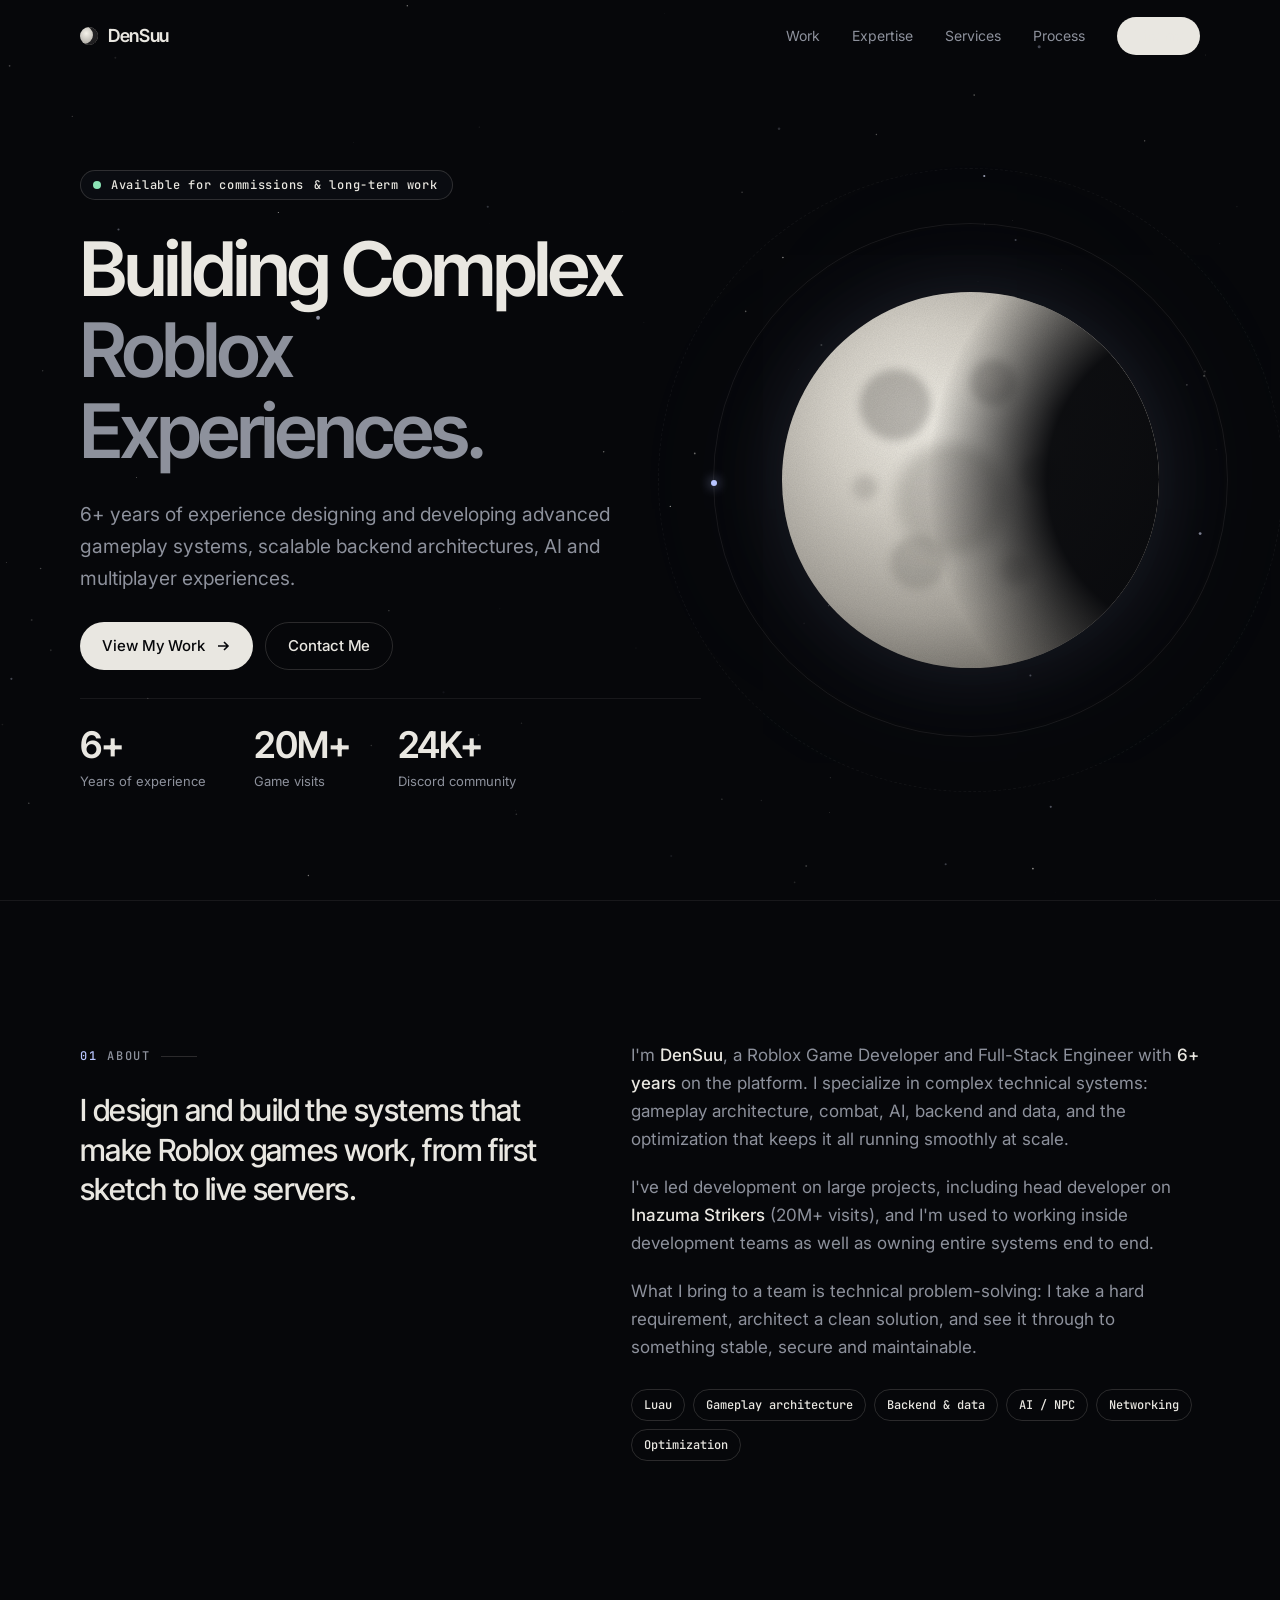
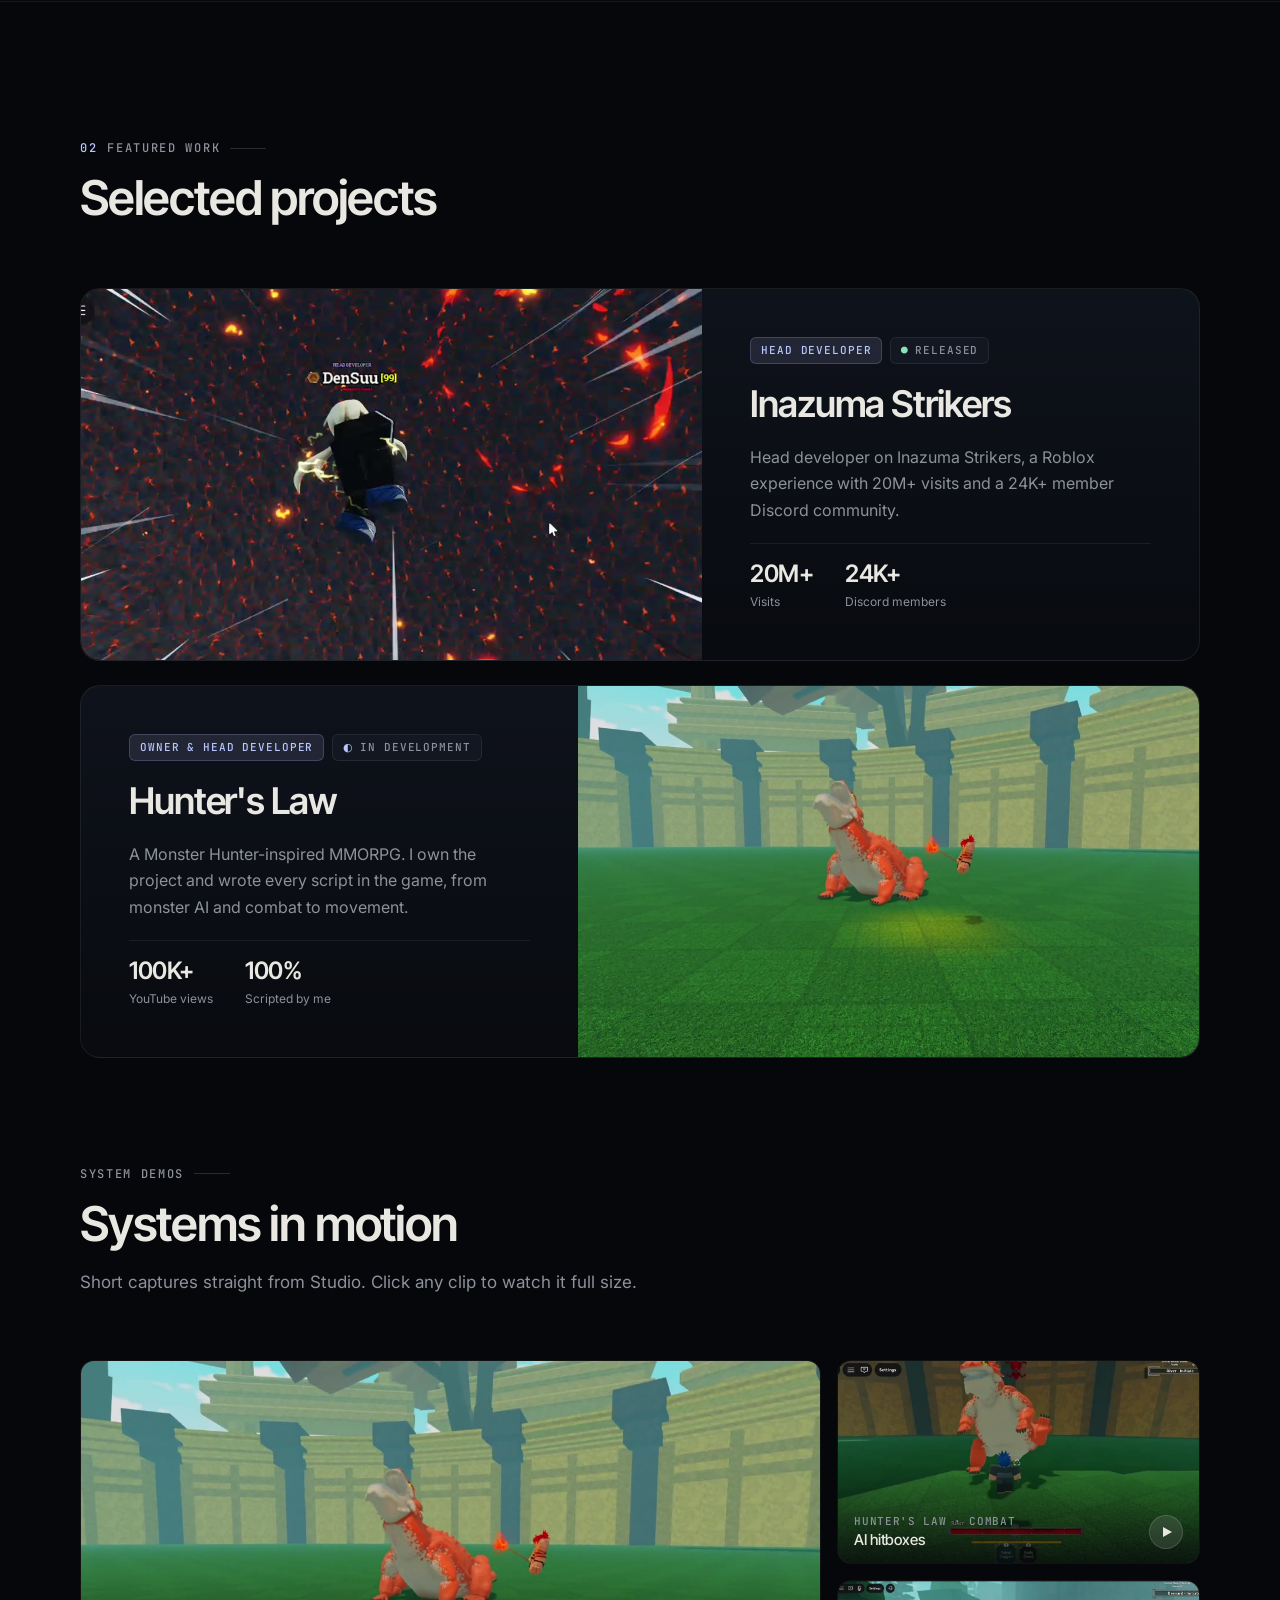
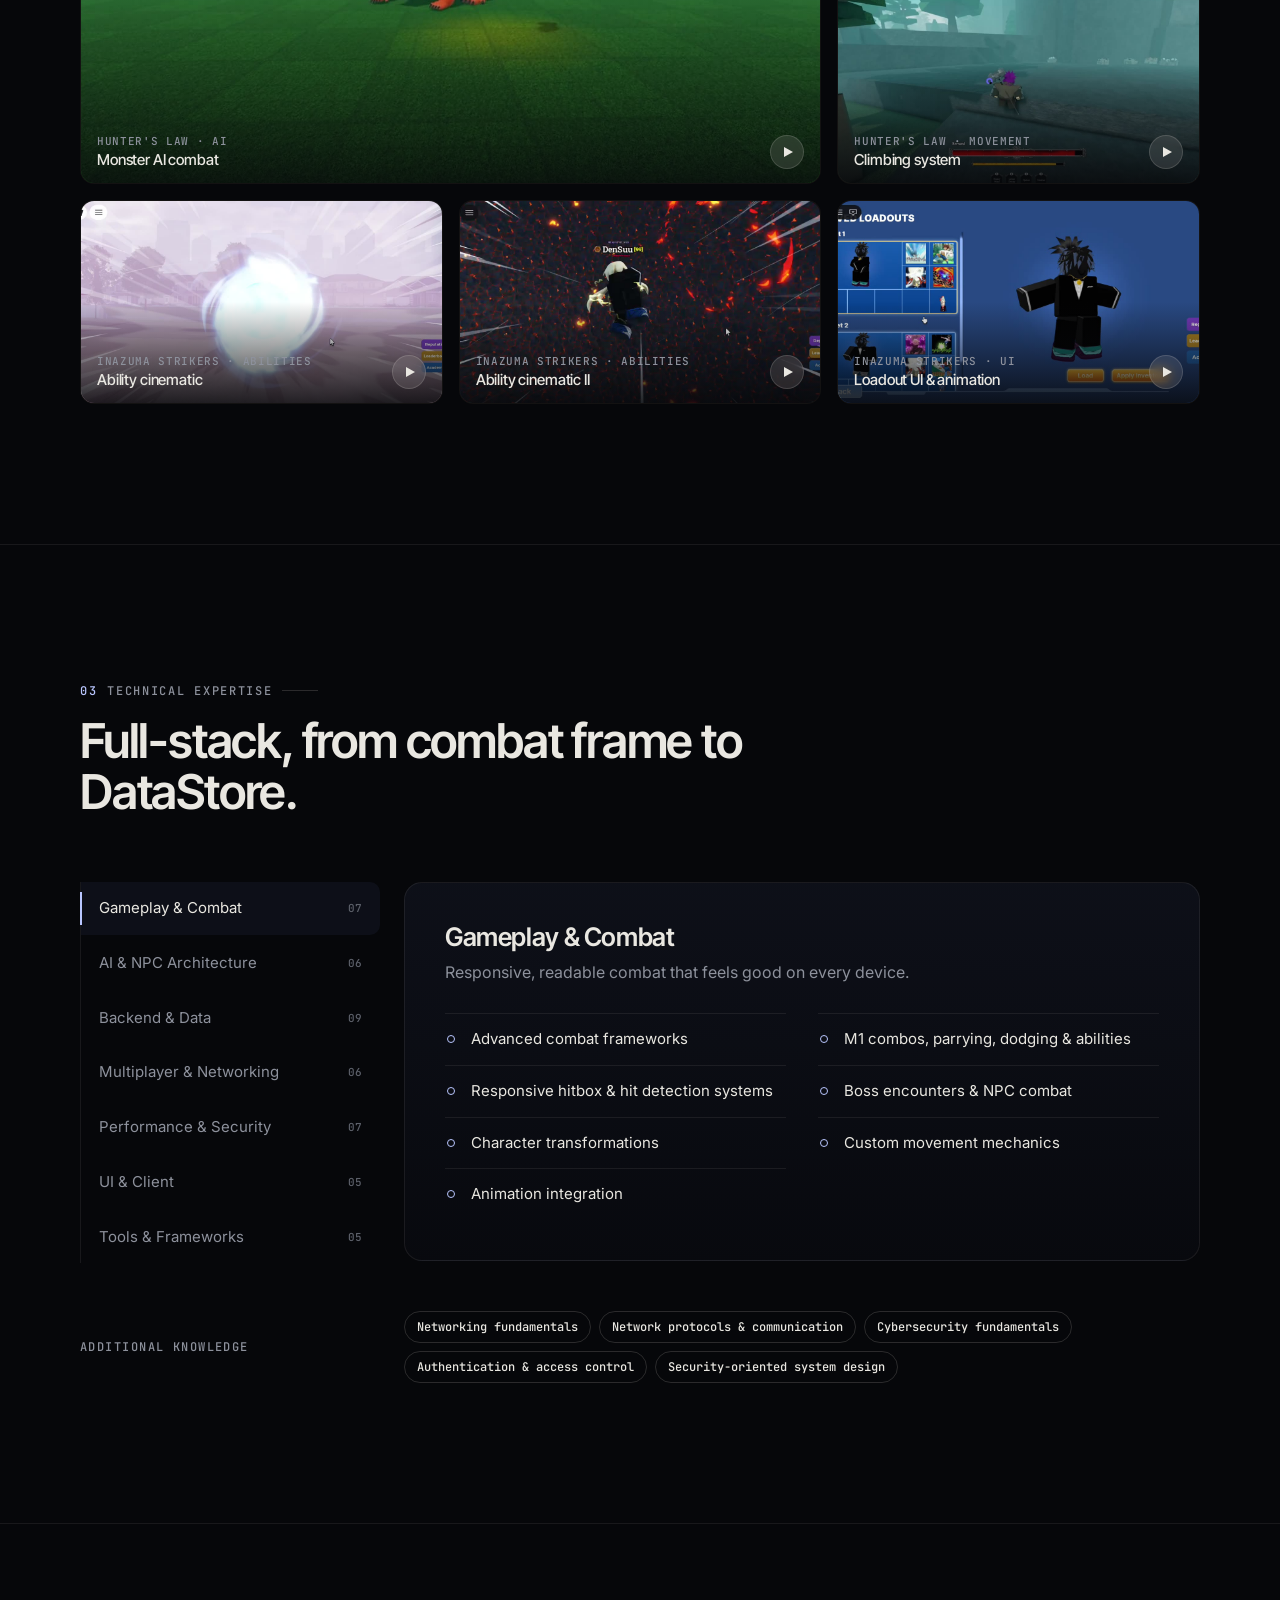
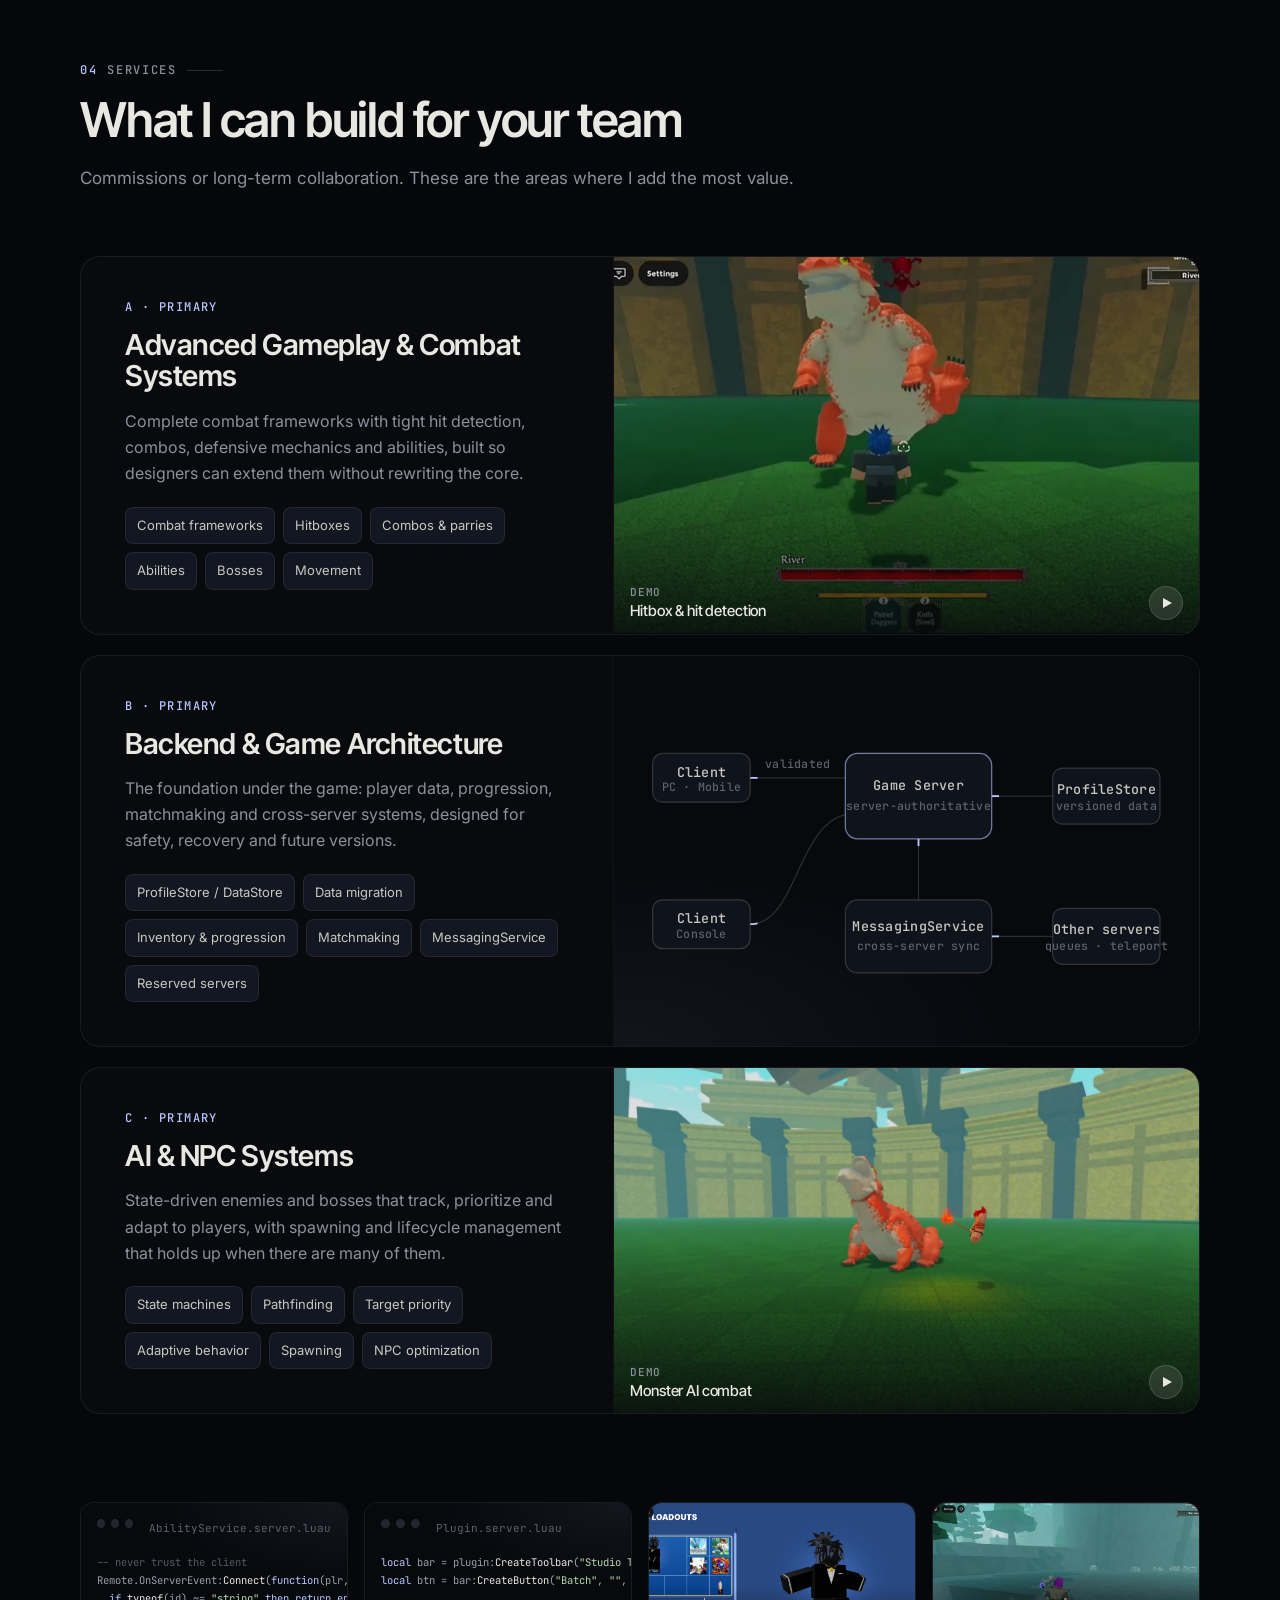
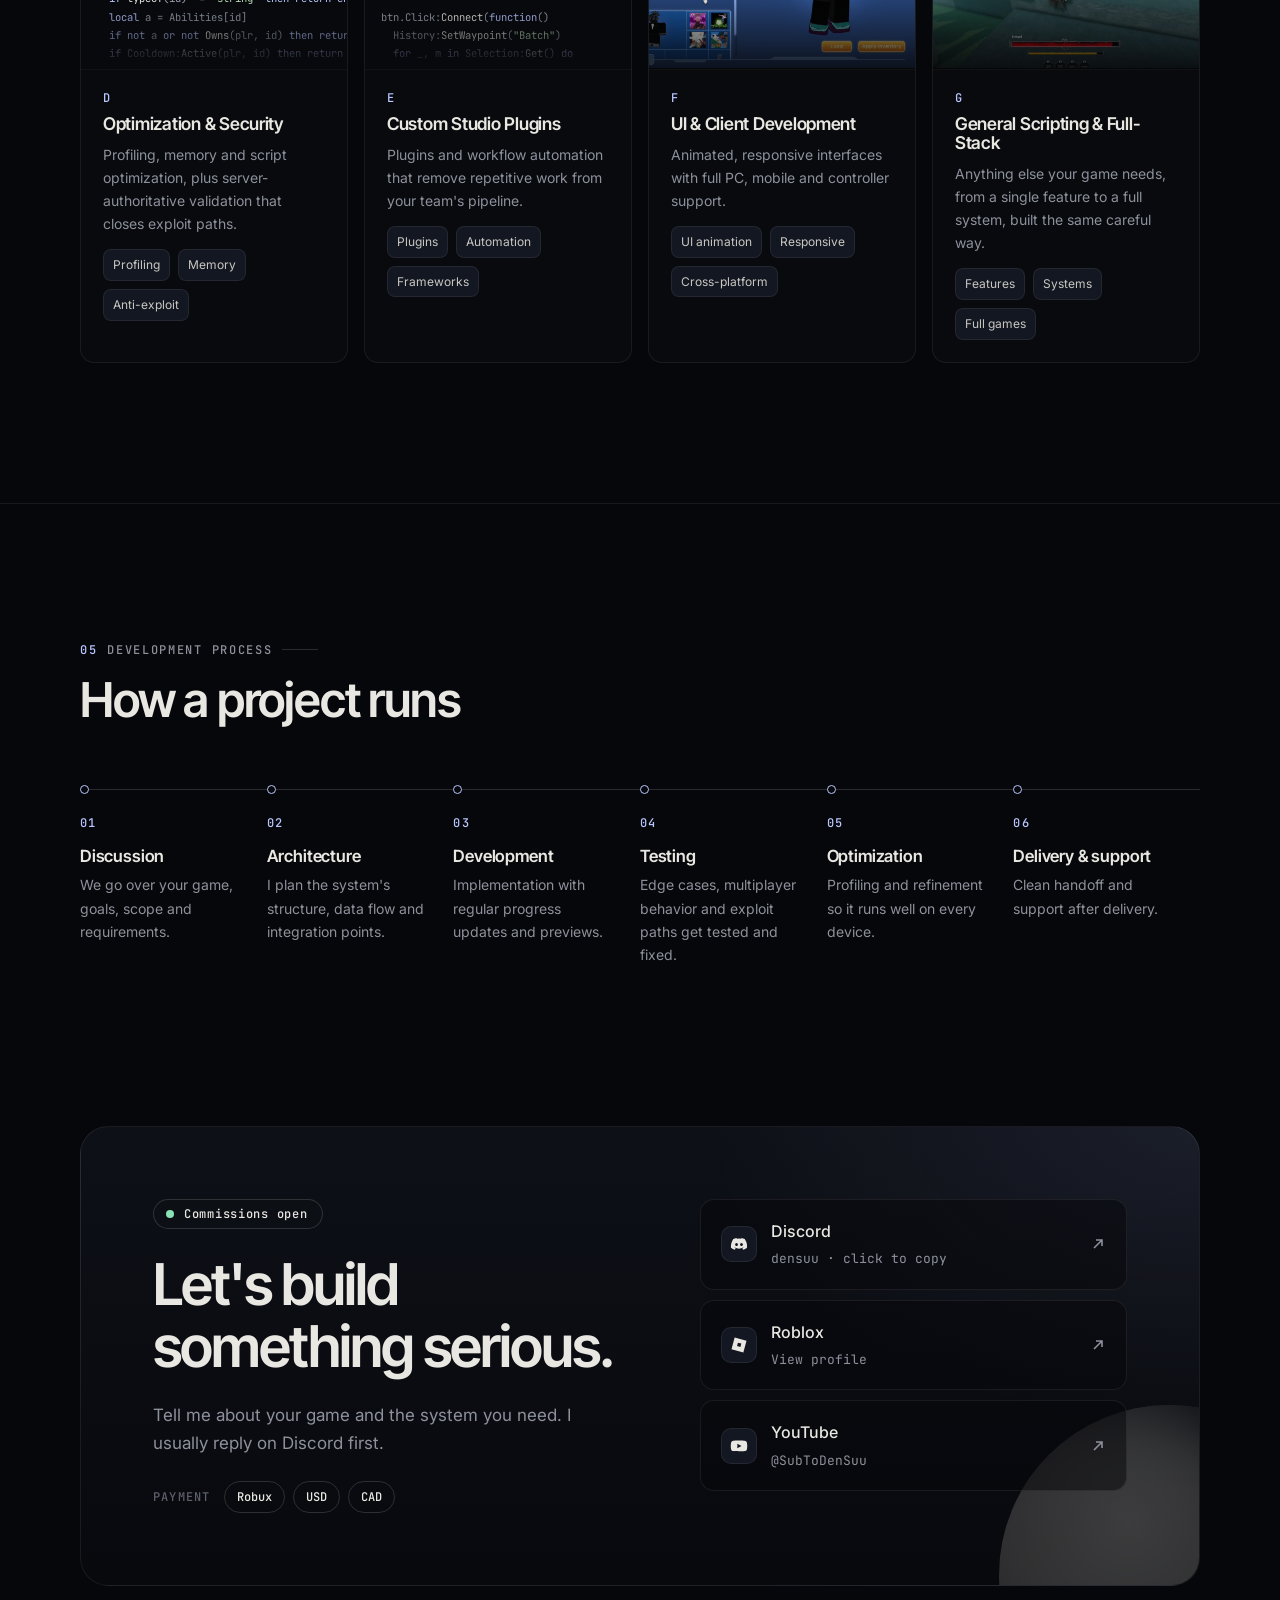
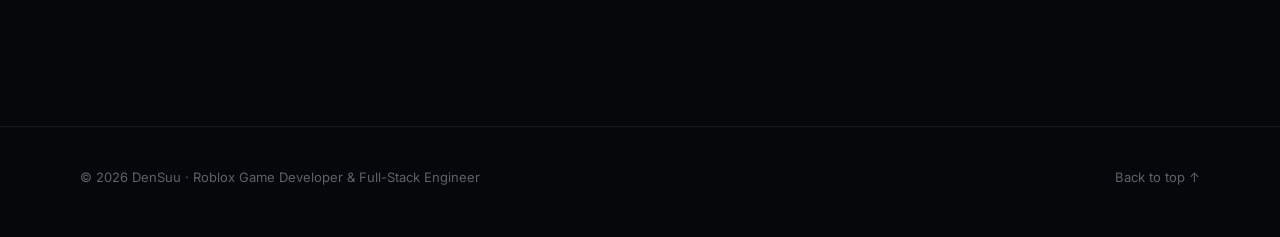
<file: index.html>
<!DOCTYPE html>
<html lang="en">
<head>
  <meta charset="utf-8" />
  <meta name="viewport" content="width=device-width, initial-scale=1" />
  <title>DenSuu — Roblox Game Developer &amp; Full-Stack Engineer</title>
  <meta name="description" content="DenSuu — Roblox Game Developer and Full-Stack Engineer with 6+ years of experience building combat systems, AI, backend architecture and multiplayer experiences. Open for commissions." />
  <meta name="theme-color" content="#06070a" />
  <meta property="og:title" content="DenSuu — Roblox Game Developer & Full-Stack Engineer" />
  <meta property="og:description" content="6+ years building advanced gameplay systems, scalable backends, AI and multiplayer experiences on Roblox." />
  <meta property="og:image" content="assets/img/ai-monster-fight.jpg" />
  <link rel="icon" href="assets/img/favicon.svg" type="image/svg+xml" />
  <link rel="preconnect" href="https://fonts.googleapis.com" />
  <link rel="preconnect" href="https://fonts.gstatic.com" crossorigin />
  <link href="https://fonts.googleapis.com/css2?family=Inter:wght@400;500;600&family=Inter+Tight:wght@500;600&family=JetBrains+Mono:wght@400;500&display=swap" rel="stylesheet" />
  <link rel="stylesheet" href="assets/css/style.css" />
</head>
<body>
  <canvas id="stars" aria-hidden="true"></canvas>

  <!-- ===================== NAV ===================== -->
  <header class="nav">
    <div class="container nav-inner">
      <a href="#top" class="logo" aria-label="DenSuu home"><span class="logo-moon"></span>DenSuu</a>
      <button class="nav-toggle" aria-label="Menu" aria-expanded="false"><span></span></button>
      <nav class="nav-links" aria-label="Main">
        <a href="#work">Work</a>
        <a href="#expertise">Expertise</a>
        <a href="#services">Services</a>
        <a href="#process">Process</a>
        <a href="#contact" class="btn btn-primary btn-sm">Hire me</a>
      </nav>
    </div>
  </header>

  <main id="top">
    <!-- ===================== 1. HERO ===================== -->
    <section class="hero">
      <div class="container hero-grid">
        <div class="hero-copy">
          <span class="status reveal"><span class="dot"></span>Available for commissions<span class="hide-sm"> &amp; long-term work</span></span>

          <h1 class="reveal d1">Building Complex<br /><span class="soft">Roblox Experiences.</span></h1>

          <p class="hero-sub reveal d2">6+ years of experience designing and developing advanced gameplay systems, scalable backend architectures, AI and multiplayer experiences.</p>

          <div class="hero-cta reveal d3">
            <a href="#work" class="btn btn-primary">View My Work
              <svg viewBox="0 0 16 16" fill="none" stroke="currentColor" stroke-width="1.6"><path d="M3 8h10M9 4l4 4-4 4"/></svg></a>
            <a href="#contact" class="btn btn-ghost">Contact Me</a>
          </div>

          <div class="stats reveal d4">
            <div class="stat"><div class="val">6+</div><div class="lbl">Years of experience</div></div>
            <div class="stat"><div class="val">20M+</div><div class="lbl">Game visits</div></div>
            <div class="stat"><div class="val">24K+</div><div class="lbl">Discord community</div></div>
          </div>
        </div>

        <div class="moon-wrap" aria-hidden="true">
          <div class="moon-orbit o2"></div>
          <div class="moon-orbit"></div>
          <div class="moon"><div class="grain"></div></div>
        </div>
      </div>
    </section>

    <hr class="divider" />

    <!-- ===================== 2. ABOUT ===================== -->
    <section id="about">
      <div class="container about-grid">
        <div class="reveal">
          <span class="eyebrow"><span class="num">01</span> About</span>
          <p class="about-lead" style="margin-top:24px">I design and build the systems that make Roblox games work, from first sketch to live servers.</p>
        </div>
        <div class="about-body reveal d1">
          <p>I'm <strong>DenSuu</strong>, a Roblox Game Developer and Full-Stack Engineer with <strong>6+ years</strong> on the platform. I specialize in complex technical systems: gameplay architecture, combat, AI, backend and data, and the optimization that keeps it all running smoothly at scale.</p>
          <p>I've led development on large projects, including head developer on <strong>Inazuma Strikers</strong> (20M+ visits), and I'm used to working inside development teams as well as owning entire systems end to end.</p>
          <p>What I bring to a team is technical problem-solving: I take a hard requirement, architect a clean solution, and see it through to something stable, secure and maintainable.</p>
          <div class="pill-row">
            <span class="pill">Luau</span><span class="pill">Gameplay architecture</span><span class="pill">Backend &amp; data</span><span class="pill">AI / NPC</span><span class="pill">Networking</span><span class="pill">Optimization</span>
          </div>
        </div>
      </div>
    </section>

    <hr class="divider" />

    <!-- ===================== 3. FEATURED PROJECTS ===================== -->
    <section id="work">
      <div class="container">
        <div class="section-head reveal">
          <span class="eyebrow"><span class="num">02</span> Featured work</span>
          <h2>Selected projects</h2>
        </div>

        <div class="projects">
          <!-- PROJECT A -->
          <article class="project-card reveal">
            <a class="project-media" href="assets/videos/cinematic-2.mp4" data-lightbox data-title="Ability cinematic" data-meta="Inazuma Strikers" aria-label="Play Inazuma Strikers clip">
              <video data-autoplay muted loop playsinline preload="none" poster="assets/img/cinematic-2.jpg" data-src="assets/videos/cinematic-2.mp4"></video>
            </a>
            <div class="project-body">
              <div class="project-meta"><span class="tag accent">Head Developer</span><span class="tag live">Released</span></div>
              <h3>Inazuma Strikers</h3>
              <p>Head developer on Inazuma Strikers, a Roblox experience with 20M+ visits and a 24K+ member Discord community.</p>
              <div class="mini-stats">
                <div><div class="val">20M+</div><div class="lbl">Visits</div></div>
                <div><div class="val">24K+</div><div class="lbl">Discord members</div></div>
              </div>
            </div>
          </article>

          <!-- PROJECT B -->
          <article class="project-card reveal">
            <a class="project-media" href="assets/videos/ai-monster-fight.mp4" data-lightbox data-title="Monster AI combat" data-meta="Hunter's Law" aria-label="Play Hunter's Law clip">
              <video data-autoplay muted loop playsinline preload="none" poster="assets/img/ai-monster-fight.jpg" data-src="assets/videos/ai-monster-fight.mp4"></video>
            </a>
            <div class="project-body">
              <div class="project-meta"><span class="tag accent">Owner &amp; Head Developer</span><span class="tag dev">In development</span></div>
              <h3>Hunter's Law</h3>
              <p>A Monster Hunter-inspired MMORPG. I own the project and wrote every script in the game, from monster AI and combat to movement.</p>
              <div class="mini-stats">
                <div><div class="val">100K+</div><div class="lbl">YouTube views</div></div>
                <div><div class="val">100%</div><div class="lbl">Scripted by me</div></div>
              </div>
            </div>
          </article>
        </div>

        <!-- SYSTEM DEMOS / SHOWREEL
             To add a clip: copy one <a class="tile">…</a> block.
             For YouTube instead of an mp4, add data-youtube="VIDEO_ID" to the <a>. -->
        <div class="section-head reveal" style="margin-top:110px">
          <span class="eyebrow">System demos</span>
          <h2>Systems in motion</h2>
          <p>Short captures straight from Studio. Click any clip to watch it full size.</p>
        </div>

        <div class="reel">
          <a class="tile reveal" href="assets/videos/ai-monster-fight.mp4" data-lightbox data-title="Monster AI combat" data-meta="Hunter's Law">
            <video data-autoplay muted loop playsinline preload="none" poster="assets/img/ai-monster-fight.jpg" data-src="assets/videos/ai-monster-fight.mp4"></video>
            <div class="tile-cap"><div><span>Hunter's Law · AI</span><h4>Monster AI combat</h4></div><i class="tile-play"><svg viewBox="0 0 12 12" fill="currentColor"><path d="M2 1l9 5-9 5z"/></svg></i></div>
          </a>
          <a class="tile reveal d1" href="assets/videos/ai-hitbox.mp4" data-lightbox data-title="AI hitboxes & hit detection" data-meta="Hunter's Law">
            <video data-autoplay muted loop playsinline preload="none" poster="assets/img/ai-hitbox.jpg" data-src="assets/videos/ai-hitbox.mp4"></video>
            <div class="tile-cap"><div><span>Hunter's Law · Combat</span><h4>AI hitboxes</h4></div><i class="tile-play"><svg viewBox="0 0 12 12" fill="currentColor"><path d="M2 1l9 5-9 5z"/></svg></i></div>
          </a>
          <a class="tile reveal d2" href="assets/videos/movement-climbing.mp4" data-lightbox data-title="Movement & climbing system" data-meta="Hunter's Law">
            <video data-autoplay muted loop playsinline preload="none" poster="assets/img/movement-climbing.jpg" data-src="assets/videos/movement-climbing.mp4"></video>
            <div class="tile-cap"><div><span>Hunter's Law · Movement</span><h4>Climbing system</h4></div><i class="tile-play"><svg viewBox="0 0 12 12" fill="currentColor"><path d="M2 1l9 5-9 5z"/></svg></i></div>
          </a>
          <a class="tile reveal" href="assets/videos/cinematic-1.mp4" data-lightbox data-title="Ability cinematic" data-meta="Inazuma Strikers">
            <video data-autoplay muted loop playsinline preload="none" poster="assets/img/cinematic-1.jpg" data-src="assets/videos/cinematic-1.mp4"></video>
            <div class="tile-cap"><div><span>Inazuma Strikers · Abilities</span><h4>Ability cinematic</h4></div><i class="tile-play"><svg viewBox="0 0 12 12" fill="currentColor"><path d="M2 1l9 5-9 5z"/></svg></i></div>
          </a>
          <a class="tile reveal d1" href="assets/videos/cinematic-2.mp4" data-lightbox data-title="Ability cinematic II" data-meta="Inazuma Strikers">
            <video data-autoplay muted loop playsinline preload="none" poster="assets/img/cinematic-2.jpg" data-src="assets/videos/cinematic-2.mp4"></video>
            <div class="tile-cap"><div><span>Inazuma Strikers · Abilities</span><h4>Ability cinematic II</h4></div><i class="tile-play"><svg viewBox="0 0 12 12" fill="currentColor"><path d="M2 1l9 5-9 5z"/></svg></i></div>
          </a>
          <a class="tile reveal d2" href="assets/videos/ui-animation.mp4" data-lightbox data-title="Loadout UI & animation" data-meta="Inazuma Strikers">
            <video data-autoplay muted loop playsinline preload="none" poster="assets/img/ui-animation.jpg" data-src="assets/videos/ui-animation.mp4"></video>
            <div class="tile-cap"><div><span>Inazuma Strikers · UI</span><h4>Loadout UI &amp; animation</h4></div><i class="tile-play"><svg viewBox="0 0 12 12" fill="currentColor"><path d="M2 1l9 5-9 5z"/></svg></i></div>
          </a>
        </div>
      </div>
    </section>

    <hr class="divider" />

    <!-- ===================== 4. TECHNICAL EXPERTISE ===================== -->
    <section id="expertise">
      <div class="container">
        <div class="section-head reveal">
          <span class="eyebrow"><span class="num">03</span> Technical expertise</span>
          <h2>Full-stack, from combat frame to DataStore.</h2>
        </div>

        <div class="tabs reveal" data-tabs>
          <div class="tab-list" role="tablist" aria-label="Expertise categories">
            <button class="tab-btn" role="tab" aria-controls="t1" id="b1">Gameplay &amp; Combat <span class="count">07</span></button>
            <button class="tab-btn" role="tab" aria-controls="t2" id="b2">AI &amp; NPC Architecture <span class="count">06</span></button>
            <button class="tab-btn" role="tab" aria-controls="t3" id="b3">Backend &amp; Data <span class="count">09</span></button>
            <button class="tab-btn" role="tab" aria-controls="t4" id="b4">Multiplayer &amp; Networking <span class="count">06</span></button>
            <button class="tab-btn" role="tab" aria-controls="t5" id="b5">Performance &amp; Security <span class="count">07</span></button>
            <button class="tab-btn" role="tab" aria-controls="t6" id="b6">UI &amp; Client <span class="count">05</span></button>
            <button class="tab-btn" role="tab" aria-controls="t7" id="b7">Tools &amp; Frameworks <span class="count">05</span></button>
          </div>

          <div>
            <div class="tab-panel" role="tabpanel" id="t1" aria-labelledby="b1">
              <h3>Gameplay &amp; Combat</h3><p>Responsive, readable combat that feels good on every device.</p>
              <ul class="check-list">
                <li>Advanced combat frameworks</li><li>M1 combos, parrying, dodging &amp; abilities</li>
                <li>Responsive hitbox &amp; hit detection systems</li><li>Boss encounters &amp; NPC combat</li>
                <li>Character transformations</li><li>Custom movement mechanics</li><li>Animation integration</li>
              </ul>
            </div>
            <div class="tab-panel" role="tabpanel" id="t2" aria-labelledby="b2" hidden>
              <h3>AI &amp; NPC Architecture</h3><p>Enemies that think, adapt and scale.</p>
              <ul class="check-list">
                <li>State-based AI</li><li>Dynamic pathfinding</li>
                <li>Target detection &amp; prioritization</li><li>Adaptive combat behavior</li>
                <li>NPC spawning &amp; lifecycle management</li><li>Large-scale NPC optimization</li>
              </ul>
            </div>
            <div class="tab-panel" role="tabpanel" id="t3" aria-labelledby="b3" hidden>
              <h3>Backend &amp; Data Architecture</h3><p>Player data that is safe, recoverable and built to evolve.</p>
              <ul class="check-list">
                <li>DataStore &amp; ProfileStore integration</li><li>Custom data management systems</li>
                <li>Player data restoration &amp; recovery</li><li>Data migration &amp; version management</li>
                <li>Inventory &amp; progression systems</li><li>Global matchmaking &amp; queue systems</li>
                <li>Cross-server communication</li><li>MessagingService</li><li>Server-to-server synchronization</li>
              </ul>
            </div>
            <div class="tab-panel" role="tabpanel" id="t4" aria-labelledby="b4" hidden>
              <h3>Multiplayer &amp; Networking</h3><p>Clean client-server boundaries and smooth replication.</p>
              <ul class="check-list">
                <li>Client-server architecture</li><li>RemoteEvent &amp; RemoteFunction architecture</li>
                <li>Server synchronization</li><li>TeleportService &amp; reserved servers</li>
                <li>Multiplayer instance management</li><li>Network ownership &amp; replication</li>
              </ul>
            </div>
            <div class="tab-panel" role="tabpanel" id="t5" aria-labelledby="b5" hidden>
              <h3>Performance &amp; Security</h3><p>Fast for players, hard for exploiters.</p>
              <ul class="check-list">
                <li>Script optimization</li><li>Memory management</li>
                <li>Performance profiling</li><li>Server-authoritative architecture</li>
                <li>Server-side validation</li><li>Exploit-resistant systems</li><li>Remote communication security</li>
              </ul>
            </div>
            <div class="tab-panel" role="tabpanel" id="t6" aria-labelledby="b6" hidden>
              <h3>UI &amp; Client Development</h3><p>Interfaces that feel polished on PC, mobile and controller.</p>
              <ul class="check-list">
                <li>Custom UI development</li><li>Responsive interfaces</li>
                <li>UI animations &amp; transitions</li><li>PC, Mobile &amp; Controller support</li>
                <li>Input handling &amp; cross-platform compatibility</li>
              </ul>
            </div>
            <div class="tab-panel" role="tabpanel" id="t7" aria-labelledby="b7" hidden>
              <h3>Tools &amp; Additional Development</h3><p>Tooling that makes a whole team faster.</p>
              <ul class="check-list">
                <li>Custom Roblox Studio plugin development</li><li>Workflow automation</li>
                <li>Custom development frameworks</li><li>Procedural generation</li>
                <li>External API integration where supported</li>
              </ul>
            </div>
          </div>
        </div>

        <!-- 5. ADDITIONAL KNOWLEDGE -->
        <div class="knowledge reveal">
          <h4>Additional knowledge</h4>
          <div class="pill-row">
            <span class="pill">Networking fundamentals</span>
            <span class="pill">Network protocols &amp; communication</span>
            <span class="pill">Cybersecurity fundamentals</span>
            <span class="pill">Authentication &amp; access control</span>
            <span class="pill">Security-oriented system design</span>
          </div>
        </div>
      </div>
    </section>

    <hr class="divider" />

    <!-- ===================== 6. SERVICES ===================== -->
    <section id="services">
      <div class="container">
        <div class="section-head reveal">
          <span class="eyebrow"><span class="num">04</span> Services</span>
          <h2>What I can build for your team</h2>
          <p>Commissions or long-term collaboration. These are the areas where I add the most value.</p>
        </div>

        <div class="svc-primary">
          <!-- A -->
          <article class="svc reveal">
            <div class="svc-body">
              <span class="svc-letter">A · PRIMARY</span>
              <h3>Advanced Gameplay &amp; Combat Systems</h3>
              <p>Complete combat frameworks with tight hit detection, combos, defensive mechanics and abilities, built so designers can extend them without rewriting the core.</p>
              <ul class="svc-caps"><li>Combat frameworks</li><li>Hitboxes</li><li>Combos &amp; parries</li><li>Abilities</li><li>Bosses</li><li>Movement</li></ul>
            </div>
            <a class="svc-visual tile" href="assets/videos/ai-hitbox.mp4" data-lightbox data-title="AI hitboxes & hit detection" data-meta="Combat">
              <video data-autoplay muted loop playsinline preload="none" poster="assets/img/ai-hitbox.jpg" data-src="assets/videos/ai-hitbox.mp4"></video>
              <div class="tile-cap"><div><span>Demo</span><h4>Hitbox &amp; hit detection</h4></div><i class="tile-play"><svg viewBox="0 0 12 12" fill="currentColor"><path d="M2 1l9 5-9 5z"/></svg></i></div>
            </a>
          </article>

          <!-- B -->
          <article class="svc reveal">
            <div class="svc-body">
              <span class="svc-letter">B · PRIMARY</span>
              <h3>Backend &amp; Game Architecture</h3>
              <p>The foundation under the game: player data, progression, matchmaking and cross-server systems, designed for safety, recovery and future versions.</p>
              <ul class="svc-caps"><li>ProfileStore / DataStore</li><li>Data migration</li><li>Inventory &amp; progression</li><li>Matchmaking</li><li>MessagingService</li><li>Reserved servers</li></ul>
            </div>
            <div class="svc-visual">
              <!-- Architecture diagram (replace with a video tile if you prefer) -->
              <div class="arch" aria-label="Diagram: clients talk to a server-authoritative game server, which syncs with data storage and other servers.">
                <svg viewBox="0 0 440 260">
                  <path class="wire" d="M92 70 H170"/><path class="pulse" d="M92 70 H170"/>
                  <path class="wire" d="M92 190 C130 190 130 110 170 100"/><path class="pulse" d="M92 190 C130 190 130 110 170 100" style="animation-delay:1s"/>
                  <path class="wire" d="M290 85 H340"/><path class="pulse" d="M290 85 H340" style="animation-delay:.5s"/>
                  <path class="wire" d="M230 120 V170"/><path class="pulse" d="M230 120 V170" style="animation-delay:1.5s"/>
                  <path class="wire" d="M290 200 H340"/><path class="pulse" d="M290 200 H340" style="animation-delay:2s"/>
                  <g class="node"><rect x="12" y="50" width="80" height="40" rx="8"/><text x="52" y="69" text-anchor="middle">Client</text><text class="sub" x="52" y="81" text-anchor="middle">PC · Mobile</text></g>
                  <g class="node"><rect x="12" y="170" width="80" height="40" rx="8"/><text x="52" y="189" text-anchor="middle">Client</text><text class="sub" x="52" y="201" text-anchor="middle">Console</text></g>
                  <g class="node hl"><rect x="170" y="50" width="120" height="70" rx="10"/><text x="230" y="80" text-anchor="middle">Game Server</text><text class="sub" x="230" y="96" text-anchor="middle">server-authoritative</text></g>
                  <g class="node"><rect x="340" y="62" width="88" height="46" rx="8"/><text x="384" y="83" text-anchor="middle">ProfileStore</text><text class="sub" x="384" y="96" text-anchor="middle">versioned data</text></g>
                  <g class="node"><rect x="170" y="170" width="120" height="60" rx="10"/><text x="230" y="196" text-anchor="middle">MessagingService</text><text class="sub" x="230" y="211" text-anchor="middle">cross-server sync</text></g>
                  <g class="node"><rect x="340" y="177" width="88" height="46" rx="8"/><text x="384" y="198" text-anchor="middle">Other servers</text><text class="sub" x="384" y="211" text-anchor="middle">queues · teleport</text></g>
                  <text class="sub" x="131" y="62" text-anchor="middle">validated</text>
                </svg>
              </div>
            </div>
          </article>

          <!-- C -->
          <article class="svc reveal">
            <div class="svc-body">
              <span class="svc-letter">C · PRIMARY</span>
              <h3>AI &amp; NPC Systems</h3>
              <p>State-driven enemies and bosses that track, prioritize and adapt to players, with spawning and lifecycle management that holds up when there are many of them.</p>
              <ul class="svc-caps"><li>State machines</li><li>Pathfinding</li><li>Target priority</li><li>Adaptive behavior</li><li>Spawning</li><li>NPC optimization</li></ul>
            </div>
            <a class="svc-visual tile" href="assets/videos/ai-monster-fight.mp4" data-lightbox data-title="Monster AI combat" data-meta="Hunter's Law">
              <video data-autoplay muted loop playsinline preload="none" poster="assets/img/ai-monster-fight.jpg" data-src="assets/videos/ai-monster-fight.mp4"></video>
              <div class="tile-cap"><div><span>Demo</span><h4>Monster AI combat</h4></div><i class="tile-play"><svg viewBox="0 0 12 12" fill="currentColor"><path d="M2 1l9 5-9 5z"/></svg></i></div>
            </a>
          </article>
        </div>

        <div class="svc-more-head reveal">
          <span class="eyebrow">Additional services</span>
        </div>

        <div class="svc-grid">
          <!-- D -->
          <article class="svc-card reveal">
            <div class="svc-visual">
              <div class="code-visual" aria-hidden="true">
                <div class="bar"><i></i><i></i><i></i><b>AbilityService.server.luau</b></div>
<pre><span class="c">-- never trust the client</span>
Remote.OnServerEvent:<span class="f">Connect</span>(<span class="k">function</span>(plr, id)
  <span class="k">if</span> <span class="f">typeof</span>(id) ~= <span class="s">"string"</span> <span class="k">then return end</span>
  <span class="k">local</span> a = Abilities[id]
  <span class="k">if not</span> a <span class="k">or not</span> <span class="f">Owns</span>(plr, id) <span class="k">then return end</span>
  <span class="k">if</span> Cooldown:<span class="f">Active</span>(plr, id) <span class="k">then return end</span>
  a:<span class="f">Execute</span>(plr)
<span class="k">end</span>)</pre>
              </div>
            </div>
            <div class="svc-body">
              <span class="svc-letter">D</span>
              <h3>Optimization &amp; Security</h3>
              <p>Profiling, memory and script optimization, plus server-authoritative validation that closes exploit paths.</p>
              <ul class="svc-caps"><li>Profiling</li><li>Memory</li><li>Anti-exploit</li></ul>
            </div>
          </article>

          <!-- E -->
          <article class="svc-card reveal d1">
            <div class="svc-visual">
              <div class="code-visual" aria-hidden="true">
                <div class="bar"><i></i><i></i><i></i><b>Plugin.server.luau</b></div>
<pre><span class="k">local</span> bar = plugin:<span class="f">CreateToolbar</span>(<span class="s">"Studio Tools"</span>)
<span class="k">local</span> btn = bar:<span class="f">CreateButton</span>(<span class="s">"Batch"</span>, <span class="s">""</span>, <span class="s">""</span>)

btn.Click:<span class="f">Connect</span>(<span class="k">function</span>()
  History:<span class="f">SetWaypoint</span>(<span class="s">"Batch"</span>)
  <span class="k">for</span> _, m <span class="k">in</span> Selection:<span class="f">Get</span>() <span class="k">do</span>
    Tools.<span class="f">Prepare</span>(m)
  <span class="k">end</span>
<span class="k">end</span>)</pre>
              </div>
            </div>
            <div class="svc-body">
              <span class="svc-letter">E</span>
              <h3>Custom Studio Plugins</h3>
              <p>Plugins and workflow automation that remove repetitive work from your team's pipeline.</p>
              <ul class="svc-caps"><li>Plugins</li><li>Automation</li><li>Frameworks</li></ul>
            </div>
          </article>

          <!-- F -->
          <article class="svc-card reveal d2">
            <a class="svc-visual tile" href="assets/videos/ui-animation.mp4" data-lightbox data-title="Loadout UI & animation" data-meta="Inazuma Strikers">
              <video data-autoplay muted loop playsinline preload="none" poster="assets/img/ui-animation.jpg" data-src="assets/videos/ui-animation.mp4"></video>
            </a>
            <div class="svc-body">
              <span class="svc-letter">F</span>
              <h3>UI &amp; Client Development</h3>
              <p>Animated, responsive interfaces with full PC, mobile and controller support.</p>
              <ul class="svc-caps"><li>UI animation</li><li>Responsive</li><li>Cross-platform</li></ul>
            </div>
          </article>

          <!-- G -->
          <article class="svc-card reveal d3">
            <a class="svc-visual tile" href="assets/videos/movement-climbing.mp4" data-lightbox data-title="Movement & climbing system" data-meta="Hunter's Law">
              <video data-autoplay muted loop playsinline preload="none" poster="assets/img/movement-climbing.jpg" data-src="assets/videos/movement-climbing.mp4"></video>
            </a>
            <div class="svc-body">
              <span class="svc-letter">G</span>
              <h3>General Scripting &amp; Full-Stack</h3>
              <p>Anything else your game needs, from a single feature to a full system, built the same careful way.</p>
              <ul class="svc-caps"><li>Features</li><li>Systems</li><li>Full games</li></ul>
            </div>
          </article>
        </div>
      </div>
    </section>

    <hr class="divider" />

    <!-- ===================== 7. PROCESS ===================== -->
    <section id="process">
      <div class="container">
        <div class="section-head reveal">
          <span class="eyebrow"><span class="num">05</span> Development process</span>
          <h2>How a project runs</h2>
        </div>
        <div class="process">
          <div class="step reveal"><span class="track"></span><h4>Discussion</h4><p>We go over your game, goals, scope and requirements.</p></div>
          <div class="step reveal d1"><span class="track"></span><h4>Architecture</h4><p>I plan the system's structure, data flow and integration points.</p></div>
          <div class="step reveal d2"><span class="track"></span><h4>Development</h4><p>Implementation with regular progress updates and previews.</p></div>
          <div class="step reveal d3"><span class="track"></span><h4>Testing</h4><p>Edge cases, multiplayer behavior and exploit paths get tested and fixed.</p></div>
          <div class="step reveal d4"><span class="track"></span><h4>Optimization</h4><p>Profiling and refinement so it runs well on every device.</p></div>
          <div class="step reveal d4"><span class="track"></span><h4>Delivery &amp; support</h4><p>Clean handoff and support after delivery.</p></div>
        </div>
      </div>
    </section>

    <!-- ===================== 8. CONTACT ===================== -->
    <section id="contact" style="padding-top:20px">
      <div class="container">
        <div class="contact-card reveal">
          <div class="moon-small" aria-hidden="true"></div>
          <div class="contact-grid">
            <div class="contact-left">
              <span class="status"><span class="dot"></span>Commissions open</span>
              <h2>Let's build something serious.</h2>
              <p>Tell me about your game and the system you need. I usually reply on Discord first.</p>
              <div class="pay"><span class="lbl">Payment</span><span class="pill">Robux</span><span class="pill">USD</span><span class="pill">CAD</span></div>
            </div>

            <div class="contact-links">
              <!-- Discord: clicking copies the username -->
              <button class="c-link" type="button" data-copy="densuu" aria-label="Copy Discord username densuu">
                <span class="l"><span class="ico"><svg viewBox="0 0 24 24" fill="currentColor"><path d="M19.6 5.3A16.9 16.9 0 0 0 15.4 4l-.5 1a15.7 15.7 0 0 0-5.8 0l-.5-1a16.9 16.9 0 0 0-4.2 1.3C1.7 9.3 1 13.2 1.3 17a17 17 0 0 0 5.2 2.6l1.1-1.8a11 11 0 0 1-1.7-.8l.4-.3a12.1 12.1 0 0 0 11.4 0l.4.3c-.5.3-1.1.6-1.7.8l1.1 1.8a17 17 0 0 0 5.2-2.6c.4-4.4-.7-8.3-3.1-11.7ZM8.7 14.7c-1 0-1.9-1-1.9-2.1s.8-2.1 1.9-2.1 1.9 1 1.9 2.1-.8 2.1-1.9 2.1Zm6.6 0c-1 0-1.9-1-1.9-2.1s.8-2.1 1.9-2.1 1.9 1 1.9 2.1-.8 2.1-1.9 2.1Z"/></svg></span>
                  <span><span class="t">Discord</span><br /><span class="s" data-copy-label>densuu · click to copy</span></span></span>
                <svg class="arrow" viewBox="0 0 16 16" fill="none" stroke="currentColor" stroke-width="1.6"><path d="M4 12L12 4M6 4h6v6"/></svg>
              </button>
              <a class="c-link" href="https://www.roblox.com/users/377263855/profile" target="_blank" rel="noopener">
                <span class="l"><span class="ico"><svg viewBox="0 0 24 24" fill="currentColor"><path d="M6.2 2 2 17.8 17.8 22 22 6.2 6.2 2Zm7.7 12.6-4.5-1.2 1.2-4.5 4.5 1.2-1.2 4.5Z"/></svg></span>
                  <span><span class="t">Roblox</span><br /><span class="s">View profile</span></span></span>
                <svg class="arrow" viewBox="0 0 16 16" fill="none" stroke="currentColor" stroke-width="1.6"><path d="M4 12L12 4M6 4h6v6"/></svg>
              </a>
              <a class="c-link" href="https://www.youtube.com/@SubToDenSuu" target="_blank" rel="noopener">
                <span class="l"><span class="ico"><svg viewBox="0 0 24 24" fill="currentColor"><path d="M22.5 7.2a2.8 2.8 0 0 0-2-2C18.8 4.7 12 4.7 12 4.7s-6.8 0-8.5.5a2.8 2.8 0 0 0-2 2A29 29 0 0 0 1 12a29 29 0 0 0 .5 4.8 2.8 2.8 0 0 0 2 2c1.7.5 8.5.5 8.5.5s6.8 0 8.5-.5a2.8 2.8 0 0 0 2-2A29 29 0 0 0 23 12a29 29 0 0 0-.5-4.8ZM9.8 15.1V8.9l5.6 3.1-5.6 3.1Z"/></svg></span>
                  <span><span class="t">YouTube</span><br /><span class="s">@SubToDenSuu</span></span></span>
                <svg class="arrow" viewBox="0 0 16 16" fill="none" stroke="currentColor" stroke-width="1.6"><path d="M4 12L12 4M6 4h6v6"/></svg>
              </a>
            </div>
          </div>
        </div>
      </div>
    </section>
  </main>

  <footer class="footer">
    <div class="container">
      <span>© <span data-year>2026</span> DenSuu · Roblox Game Developer &amp; Full-Stack Engineer</span>
      <a href="#top">Back to top ↑</a>
    </div>
  </footer>

  <script src="assets/js/main.js" defer></script>
</body>
</html>
</file>
<file: assets/css/style.css>
/* =========================================================
   DenSuu — Portfolio stylesheet
   Theme: Moon / deep space. Change the colors below to re-theme.
   ========================================================= */
:root {
  --bg: #06070a;
  --bg-2: #0a0c11;
  --surface: #0e1117;
  --surface-2: #131722;
  --line: rgba(232, 230, 223, 0.08);
  --line-2: rgba(232, 230, 223, 0.16);
  --text: #e9e7e1;
  --muted: #8d919c;
  --dim: #5d616b;
  --accent: #b9c6ff;          /* restrained lunar blue */
  --accent-soft: rgba(185, 198, 255, 0.12);
  --ok: #8be3b5;

  --font-display: "Inter Tight", "Inter", system-ui, sans-serif;
  --font-body: "Inter", system-ui, -apple-system, Segoe UI, sans-serif;
  --font-mono: "JetBrains Mono", ui-monospace, SFMono-Regular, Menlo, monospace;

  --max: 1200px;
  --pad: clamp(20px, 4vw, 40px);
  --radius: 14px;
  --ease: cubic-bezier(.2, .7, .2, 1);
}

*, *::before, *::after { box-sizing: border-box; }
html { scroll-behavior: smooth; -webkit-text-size-adjust: 100%; }
body {
  margin: 0;
  background: var(--bg);
  color: var(--text);
  font: 400 16px/1.65 var(--font-body);
  -webkit-font-smoothing: antialiased;
  overflow-x: hidden;
}
img, video { display: block; max-width: 100%; }
a { color: inherit; text-decoration: none; }
button { font: inherit; color: inherit; background: none; border: 0; cursor: pointer; }
::selection { background: var(--accent); color: var(--bg); }
:focus-visible { outline: 2px solid var(--accent); outline-offset: 3px; border-radius: 6px; }

.container { width: 100%; max-width: var(--max); margin: 0 auto; padding: 0 var(--pad); }

/* Starfield canvas (drawn by main.js) */
#stars { position: fixed; inset: 0; width: 100%; height: 100%; z-index: 0; pointer-events: none; }
main, header, footer { position: relative; z-index: 1; }

/* ---------- Typography ---------- */
h1, h2, h3, h4 { font-family: var(--font-display); font-weight: 600; letter-spacing: -0.025em; margin: 0; line-height: 1.08; }
h1 { font-size: clamp(2.6rem, 6vw, 4.7rem); letter-spacing: -0.04em; }
h2 { font-size: clamp(2rem, 4vw, 3rem); }
h3 { font-size: 1.25rem; letter-spacing: -0.015em; }
p { margin: 0; }
.muted { color: var(--muted); }
.mono { font-family: var(--font-mono); }

.eyebrow {
  display: inline-flex; align-items: center; gap: 10px;
  font: 500 12px/1 var(--font-mono); letter-spacing: .14em; text-transform: uppercase;
  color: var(--muted);
}
.eyebrow .num { color: var(--accent); }
.eyebrow::after { content: ""; width: 36px; height: 1px; background: var(--line-2); }

/* ---------- Buttons ---------- */
.btn {
  display: inline-flex; align-items: center; gap: 10px;
  height: 48px; padding: 0 22px; border-radius: 999px;
  font-weight: 500; font-size: 15px; letter-spacing: -0.005em;
  transition: transform .3s var(--ease), background .3s, border-color .3s, color .3s;
  white-space: nowrap;
}
.btn svg { width: 16px; height: 16px; transition: transform .3s var(--ease); }
.btn:hover svg { transform: translateX(3px); }
.btn-primary { background: var(--text); color: var(--bg); }
.btn-primary:hover { background: #fff; transform: translateY(-1px); }
.btn-ghost { border: 1px solid var(--line-2); color: var(--text); }
.btn-ghost:hover { border-color: var(--text); }
.btn-sm { height: 38px; padding: 0 16px; font-size: 14px; }

/* ---------- Nav ---------- */
.nav {
  position: fixed; top: 0; left: 0; right: 0; z-index: 50;
  transition: background .4s, border-color .4s, backdrop-filter .4s;
  border-bottom: 1px solid transparent;
}
.nav.scrolled { background: rgba(6, 7, 10, .72); backdrop-filter: blur(14px); -webkit-backdrop-filter: blur(14px); border-color: var(--line); }
.nav-inner { display: flex; align-items: center; justify-content: space-between; height: 72px; }
.logo { display: inline-flex; align-items: center; gap: 10px; font: 600 18px/1 var(--font-display); letter-spacing: -0.02em; }
.logo-moon {
  width: 18px; height: 18px; border-radius: 50%;
  background: radial-gradient(circle at 35% 35%, #f5f2ea, #a9a6a0 70%);
  box-shadow: inset -5px -1px 0 rgba(6,7,10,.85);
}
.nav-links { display: flex; align-items: center; gap: 32px; }
.nav-links a:not(.btn) { font-size: 14px; color: var(--muted); transition: color .2s; }
.nav-links a:not(.btn):hover, .nav-links a.active { color: var(--text); }
.nav-toggle { display: none; width: 40px; height: 40px; align-items: center; justify-content: center; }
.nav-toggle span, .nav-toggle span::before, .nav-toggle span::after {
  display: block; width: 18px; height: 1.5px; background: var(--text); position: relative; transition: transform .3s, background .3s;
}
.nav-toggle span::before, .nav-toggle span::after { content: ""; position: absolute; left: 0; }
.nav-toggle span::before { top: -6px; } .nav-toggle span::after { top: 6px; }
.nav.open .nav-toggle span { background: transparent; }
.nav.open .nav-toggle span::before { transform: translateY(6px) rotate(45deg); }
.nav.open .nav-toggle span::after { transform: translateY(-6px) rotate(-45deg); }

@media (max-width: 860px) {
  .nav-toggle { display: inline-flex; }
  .nav-links {
    position: fixed; inset: 72px 0 auto 0; flex-direction: column; align-items: flex-start; gap: 0;
    background: rgba(6,7,10,.96); backdrop-filter: blur(14px); border-bottom: 1px solid var(--line);
    padding: 8px var(--pad) 24px; transform: translateY(-8px); opacity: 0; pointer-events: none;
    transition: opacity .3s, transform .3s var(--ease);
  }
  .nav-links a:not(.btn) { padding: 14px 0; width: 100%; font-size: 17px; border-bottom: 1px solid var(--line); }
  .nav-links .btn { margin-top: 18px; }
  .nav.open .nav-links { opacity: 1; transform: none; pointer-events: auto; }
  .nav.open { background: rgba(6,7,10,.96); }
}

/* ---------- Sections ---------- */
section { padding: clamp(80px, 12vw, 140px) 0; position: relative; }
.section-head { display: grid; gap: 18px; margin-bottom: clamp(40px, 6vw, 64px); max-width: 720px; }
.section-head p { color: var(--muted); font-size: 17px; }
.divider { border: 0; border-top: 1px solid var(--line); margin: 0; }

/* ---------- Hero ---------- */
.hero { min-height: 100vh; min-height: 100svh; display: flex; align-items: center; padding: 120px 0 60px; overflow: hidden; }
.hero-grid { display: grid; grid-template-columns: 1.15fr .85fr; align-items: center; gap: 40px; }
.hero-copy { display: grid; gap: 28px; position: relative; z-index: 2; }
.hero-copy h1 .soft { color: var(--muted); }
.hero-sub { font-size: clamp(1.05rem, 1.5vw, 1.2rem); color: var(--muted); max-width: 560px; }
.hero-cta { display: flex; flex-wrap: wrap; gap: 12px; }

.status {
  display: inline-flex; align-items: center; gap: 10px; width: fit-content;
  padding: 8px 14px 8px 12px; border: 1px solid var(--line-2); border-radius: 999px;
  font: 500 12px/1 var(--font-mono); letter-spacing: .06em; color: var(--text); background: rgba(14,17,23,.6);
}
.status .dot { width: 8px; height: 8px; border-radius: 50%; background: var(--ok); position: relative; }
.status .dot::after {
  content: ""; position: absolute; inset: -4px; border-radius: 50%; border: 1px solid var(--ok);
  animation: ping 2.4s var(--ease) infinite; opacity: 0;
}
@keyframes ping { 0% { transform: scale(.6); opacity: .9; } 100% { transform: scale(1.8); opacity: 0; } }

.stats { display: grid; grid-template-columns: repeat(3, auto); gap: clamp(20px, 4vw, 48px); justify-content: start; padding-top: 28px; border-top: 1px solid var(--line); }
.stat .val { font: 600 clamp(1.7rem, 3vw, 2.3rem)/1 var(--font-display); letter-spacing: -0.03em; }
.stat .lbl { margin-top: 8px; font-size: 13px; color: var(--muted); line-height: 1.4; }
.stat .lbl small { display: block; color: var(--dim); font-family: var(--font-mono); font-size: 11px; letter-spacing: .04em; margin-top: 2px; }

/* The moon */
.moon-wrap { position: relative; display: grid; place-items: center; aspect-ratio: 1; }
.moon-orbit {
  position: absolute; inset: -6%; border-radius: 50%; border: 1px solid var(--line);
  animation: spin 90s linear infinite;
}
.moon-orbit::before {
  content: ""; position: absolute; top: 50%; left: -3px; width: 6px; height: 6px; border-radius: 50%;
  background: var(--accent); box-shadow: 0 0 12px var(--accent);
}
.moon-orbit.o2 { inset: -18%; border-style: dashed; border-color: rgba(232,230,223,.05); animation-duration: 160s; animation-direction: reverse; }
.moon-orbit.o2::before { display: none; }
@keyframes spin { to { transform: rotate(360deg); } }
.moon {
  position: relative; width: 82%; aspect-ratio: 1; border-radius: 50%; overflow: hidden;
  background: radial-gradient(circle at 38% 34%, #f3f0e8 0%, #d7d3ca 28%, #a8a49c 58%, #6b6862 82%, #3c3a37 100%);
  box-shadow: 0 0 80px rgba(200, 210, 255, .10), 0 0 220px rgba(185, 198, 255, .06);
  animation: float 12s ease-in-out infinite;
}
.moon::before { /* craters + maria */
  content: ""; position: absolute; inset: 0; border-radius: 50%;
  background:
    radial-gradient(circle at 30% 30%, rgba(90,88,84,.45) 0 9%, transparent 10%),
    radial-gradient(circle at 56% 24%, rgba(90,88,84,.35) 0 6%, transparent 7%),
    radial-gradient(ellipse at 45% 55%, rgba(110,108,102,.38) 0 16%, transparent 22%),
    radial-gradient(circle at 68% 48%, rgba(95,93,88,.30) 0 5%, transparent 6%),
    radial-gradient(circle at 36% 72%, rgba(95,93,88,.32) 0 7%, transparent 8%),
    radial-gradient(circle at 62% 74%, rgba(90,88,84,.25) 0 3.5%, transparent 4.5%),
    radial-gradient(circle at 22% 52%, rgba(90,88,84,.28) 0 3%, transparent 4%),
    radial-gradient(circle at 74% 32%, rgba(90,88,84,.22) 0 2.5%, transparent 3.5%);
  filter: blur(4px); opacity: .75;
}
.moon::after { /* terminator shadow: waxing gibbous */
  content: ""; position: absolute; inset: 0; border-radius: 50%;
  background: radial-gradient(circle at 112% 50%, rgba(6,7,10,.96) 0 34%, rgba(6,7,10,.6) 44%, transparent 60%);
}
.moon .grain {
  position: absolute; inset: 0; border-radius: 50%; opacity: .35; mix-blend-mode: multiply;
  background-image: url("data:image/svg+xml;utf8,<svg xmlns='http://www.w3.org/2000/svg' width='200' height='200'><filter id='n'><feTurbulence type='fractalNoise' baseFrequency='.9' numOctaves='3' stitchTiles='stitch'/><feColorMatrix values='0 0 0 0 .5  0 0 0 0 .5  0 0 0 0 .5  0 0 0 .9 0'/></filter><rect width='100%' height='100%' filter='url(%23n)'/></svg>");
}
@keyframes float { 0%, 100% { transform: translateY(0); } 50% { transform: translateY(-10px); } }

@media (max-width: 900px) {
  .hero-grid { grid-template-columns: 1fr; }
  .moon-wrap { position: absolute; right: -28vw; top: 70px; width: 78vw; opacity: .35; z-index: 0; }
  .stats { grid-template-columns: repeat(3, 1fr); }
}
@media (max-width: 520px) {
  .stats { grid-template-columns: 1fr 1fr; }
  .stats .stat:first-child { grid-column: 1 / -1; }
}

/* ---------- About ---------- */
.about-grid { display: grid; grid-template-columns: 1fr 1.2fr; gap: clamp(32px, 6vw, 96px); align-items: start; }
.about-lead { font: 500 clamp(1.4rem, 2.4vw, 1.9rem)/1.3 var(--font-display); letter-spacing: -0.02em; }
.about-body { display: grid; gap: 20px; color: var(--muted); font-size: 17px; }
.about-body strong { color: var(--text); font-weight: 500; }
.pill-row { display: flex; flex-wrap: wrap; gap: 8px; margin-top: 8px; }
.pill { font: 500 12px/1 var(--font-mono); padding: 9px 12px; border: 1px solid var(--line-2); border-radius: 999px; color: var(--text); }
@media (max-width: 860px) { .about-grid { grid-template-columns: 1fr; } }

/* ---------- Projects ---------- */
.projects { display: grid; gap: 24px; }
.project-card {
  display: grid; grid-template-columns: 1.25fr 1fr; border: 1px solid var(--line); border-radius: calc(var(--radius) + 6px);
  background: linear-gradient(180deg, rgba(19,23,34,.7), rgba(10,12,17,.7)); overflow: hidden;
  transition: border-color .4s, transform .5s var(--ease);
}
.project-card:hover { border-color: var(--line-2); }
.project-card:nth-child(even) { grid-template-columns: 1fr 1.25fr; }
.project-card:nth-child(even) .project-media { order: 2; }
.project-media { position: relative; min-height: 340px; background: #000; overflow: hidden; }
.project-media video, .project-media img { position: absolute; inset: 0; width: 100%; height: 100%; object-fit: cover; transition: transform 1.2s var(--ease); }
.project-card:hover .project-media video { transform: scale(1.03); }
.project-body { padding: clamp(28px, 4vw, 48px); display: flex; flex-direction: column; gap: 20px; }
.project-meta { display: flex; flex-wrap: wrap; gap: 8px; }
.tag { font: 500 11px/1 var(--font-mono); letter-spacing: .08em; text-transform: uppercase; padding: 7px 10px; border-radius: 6px; background: var(--surface-2); color: var(--muted); border: 1px solid var(--line); }
.tag.accent { color: var(--accent); background: var(--accent-soft); border-color: rgba(185,198,255,.2); }
.tag.live::before { content: "●"; margin-right: 6px; color: var(--ok); }
.tag.dev::before { content: "◐"; margin-right: 6px; color: var(--accent); }
.project-body h3 { font-size: clamp(1.7rem, 3vw, 2.3rem); letter-spacing: -0.03em; }
.project-body p { color: var(--muted); }
.mini-stats { display: flex; gap: 32px; padding: 18px 0; border-top: 1px solid var(--line); border-bottom: 1px solid var(--line); }
.mini-stats .val { font: 600 1.5rem/1 var(--font-display); letter-spacing: -0.02em; }
.mini-stats .lbl { font-size: 12px; color: var(--muted); margin-top: 6px; }
.project-body .btn { margin-top: auto; width: fit-content; }
@media (max-width: 900px) {
  .project-card, .project-card:nth-child(even) { grid-template-columns: 1fr; }
  .project-card:nth-child(even) .project-media { order: 0; }
  .project-media { min-height: 0; aspect-ratio: 16 / 9; }
}

/* ---------- Video tiles ---------- */
.reel { display: grid; grid-template-columns: repeat(6, 1fr); gap: 16px; }
.reel .tile:nth-child(1) { grid-column: span 4; grid-row: span 2; }
.reel .tile:nth-child(2), .reel .tile:nth-child(3) { grid-column: span 2; }
.reel .tile:nth-child(n+4) { grid-column: span 2; }
.tile {
  position: relative; border-radius: var(--radius); overflow: hidden; background: #000;
  border: 1px solid var(--line); aspect-ratio: 16 / 9; cursor: pointer; isolation: isolate; display: block;
}
.reel .tile:nth-child(1) { aspect-ratio: auto; }
.tile video, .tile img { position: absolute; inset: 0; width: 100%; height: 100%; object-fit: cover; transition: transform 1s var(--ease), opacity .4s; }
.tile:hover video { transform: scale(1.04); }
.tile::after {
  content: ""; position: absolute; inset: 0; z-index: 1;
  background: linear-gradient(180deg, transparent 50%, rgba(6,7,10,.85));
}
.tile-cap { position: absolute; left: 16px; right: 16px; bottom: 14px; z-index: 2; display: flex; align-items: flex-end; justify-content: space-between; gap: 12px; }
.tile-cap h4 { font-size: 15px; font-weight: 500; letter-spacing: -0.01em; }
.tile-cap span { font: 500 11px/1.3 var(--font-mono); letter-spacing: .06em; color: var(--muted); text-transform: uppercase; display: block; margin-bottom: 4px; }
.tile-play {
  flex: none; width: 34px; height: 34px; border-radius: 50%; display: grid; place-items: center;
  background: rgba(233,231,225,.12); backdrop-filter: blur(6px); border: 1px solid var(--line-2);
  transition: background .3s, transform .3s var(--ease);
}
.tile-play svg { width: 12px; height: 12px; margin-left: 2px; }
.tile:hover .tile-play { background: var(--text); color: var(--bg); transform: scale(1.06); }
@media (max-width: 900px) {
  .reel { grid-template-columns: 1fr 1fr; }
  .reel .tile:nth-child(n) { grid-column: span 1; grid-row: auto; aspect-ratio: 16/9; }
  .reel .tile:nth-child(1) { grid-column: 1 / -1; }
}
@media (max-width: 560px) { .reel { grid-template-columns: 1fr; } .reel .tile:nth-child(n) { grid-column: auto; } }

/* ---------- Expertise tabs ---------- */
.tabs { display: grid; grid-template-columns: 300px 1fr; gap: 24px; }
.tab-list { display: flex; flex-direction: column; gap: 2px; border-left: 1px solid var(--line); }
.tab-btn {
  text-align: left; padding: 14px 18px; color: var(--muted); font-size: 15px; position: relative;
  display: flex; align-items: center; justify-content: space-between; transition: color .25s, background .25s;
  border-radius: 0 10px 10px 0;
}
.tab-btn .count { font: 500 11px/1 var(--font-mono); color: var(--dim); }
.tab-btn::before { content: ""; position: absolute; left: -1px; top: 10px; bottom: 10px; width: 2px; background: var(--accent); transform: scaleY(0); transition: transform .35s var(--ease); }
.tab-btn:hover { color: var(--text); }
.tab-btn[aria-selected="true"] { color: var(--text); background: rgba(19,23,34,.6); }
.tab-btn[aria-selected="true"]::before { transform: scaleY(1); }
.tab-panel {
  border: 1px solid var(--line); border-radius: calc(var(--radius) + 4px); padding: clamp(24px, 4vw, 40px);
  background: linear-gradient(180deg, rgba(19,23,34,.6), rgba(10,12,17,.6));
}
.tab-panel[hidden] { display: none; }
.tab-panel.anim { animation: fadeUp .5s var(--ease); }
.tab-panel h3 { font-size: 1.6rem; margin-bottom: 8px; }
.tab-panel > p { color: var(--muted); margin-bottom: 28px; }
.check-list { list-style: none; padding: 0; margin: 0; display: grid; grid-template-columns: 1fr 1fr; gap: 0 32px; }
.check-list li { padding: 13px 0 13px 26px; border-top: 1px solid var(--line); position: relative; font-size: 15px; }
.check-list li::before {
  content: ""; position: absolute; left: 2px; top: 21px; width: 8px; height: 8px; border-radius: 50%;
  border: 1px solid var(--accent);
}
@keyframes fadeUp { from { opacity: 0; transform: translateY(8px); } to { opacity: 1; transform: none; } }
@media (max-width: 860px) {
  .tabs { grid-template-columns: 1fr; }
  .tab-list { flex-direction: row; overflow-x: auto; border-left: 0; border-bottom: 1px solid var(--line); gap: 4px; scrollbar-width: none; margin: 0 calc(var(--pad) * -1); padding: 0 var(--pad); }
  .tab-list::-webkit-scrollbar { display: none; }
  .tab-btn { white-space: nowrap; border-radius: 10px 10px 0 0; padding: 12px 14px; }
  .tab-btn .count { display: none; }
  .tab-btn::before { left: 10px; right: 10px; top: auto; bottom: -1px; width: auto; height: 2px; transform: scaleX(0); }
  .tab-btn[aria-selected="true"]::before { transform: scaleX(1); }
  .check-list { grid-template-columns: 1fr; }
}

.knowledge {
  margin-top: 24px; display: grid; grid-template-columns: 300px 1fr; gap: 24px; align-items: center;
  padding: 24px 0 0;
}
.knowledge h4 { font: 500 12px/1.4 var(--font-mono); letter-spacing: .12em; text-transform: uppercase; color: var(--muted); }
.knowledge .pill-row { margin: 0; }
@media (max-width: 860px) { .knowledge { grid-template-columns: 1fr; gap: 14px; } }

/* ---------- Services ---------- */
.svc-primary { display: grid; gap: 20px; }
.svc {
  display: grid; grid-template-columns: 1fr 1.1fr; gap: 0; border: 1px solid var(--line);
  border-radius: calc(var(--radius) + 6px); overflow: hidden; background: rgba(10,12,17,.75);
}
.svc-body { padding: clamp(26px, 4vw, 44px); display: flex; flex-direction: column; gap: 16px; }
.svc-letter { font: 500 12px/1 var(--font-mono); color: var(--accent); letter-spacing: .12em; }
.svc-body h3 { font-size: clamp(1.4rem, 2.4vw, 1.8rem); }
.svc-body > p { color: var(--muted); }
.svc-caps { list-style: none; padding: 0; margin: 4px 0 0; display: flex; flex-wrap: wrap; gap: 8px; }
.svc-caps li { font-size: 13px; padding: 7px 11px; border-radius: 8px; background: var(--surface-2); border: 1px solid var(--line); color: #c9c7c1; }
.svc-visual { position: relative; min-height: 300px; border-left: 1px solid var(--line); background: #000; }
.svc-visual > video, .svc-visual > img { position: absolute; inset: 0; width: 100%; height: 100%; object-fit: cover; }
.svc-visual.tile { border-radius: 0; border: 0; border-left: 1px solid var(--line); aspect-ratio: auto; }
@media (max-width: 900px) {
  .svc { grid-template-columns: 1fr; }
  .svc-visual { border-left: 0; border-top: 1px solid var(--line); min-height: 0; aspect-ratio: 16/9; }
  .svc-visual.tile { border-left: 0; border-top: 1px solid var(--line); aspect-ratio: 16/9; }
}

.svc-more-head { margin: 56px 0 20px; display: flex; align-items: center; justify-content: space-between; gap: 16px; }
.svc-grid { display: grid; grid-template-columns: repeat(4, 1fr); gap: 16px; }
.svc-card {
  border: 1px solid var(--line); border-radius: var(--radius); overflow: hidden; background: rgba(10,12,17,.75);
  display: flex; flex-direction: column; transition: border-color .3s, transform .4s var(--ease);
}
.svc-card:hover { border-color: var(--line-2); transform: translateY(-3px); }
.svc-card .svc-visual { min-height: 0; aspect-ratio: 16/10; border: 0; border-bottom: 1px solid var(--line); }
.svc-card .svc-visual.tile { border-left: 0; border-bottom: 1px solid var(--line); aspect-ratio: 16/10; }
.svc-card .svc-body { padding: 22px; gap: 10px; }
.svc-card .code-visual { font-size: 10.5px; padding: 16px; }
.svc-card h3 { font-size: 1.1rem; }
.svc-card p { font-size: 14px; color: var(--muted); }
.svc-card .svc-caps li { font-size: 12px; padding: 5px 9px; }
@media (max-width: 1000px) { .svc-grid { grid-template-columns: 1fr 1fr; } }
@media (max-width: 560px) { .svc-grid { grid-template-columns: 1fr; } }

/* Code + diagram visuals (used where there is no video yet) */
.code-visual {
  position: absolute; inset: 0; padding: 22px 22px 22px; overflow: hidden;
  background: radial-gradient(120% 80% at 100% 0%, rgba(185,198,255,.07), transparent 60%), #07090d;
  font: 400 12.5px/1.75 var(--font-mono); color: #9aa0ad;
}
.code-visual .bar { display: flex; gap: 6px; margin-bottom: 14px; }
.code-visual .bar i { width: 9px; height: 9px; border-radius: 50%; background: #23262f; }
.code-visual .bar b { margin-left: 10px; font-weight: 400; font-size: 11px; color: var(--dim); }
.code-visual pre { margin: 0; white-space: pre; font: inherit; }
.code-visual .k { color: #b9c6ff; } .code-visual .f { color: #e9e7e1; } .code-visual .s { color: #b7d8b0; }
.code-visual .c { color: #555a66; } .code-visual .n { color: #e4c58f; }
.code-visual::after { content: ""; position: absolute; left: 0; right: 0; bottom: 0; height: 40%; background: linear-gradient(transparent, #07090d); }

.arch {
  position: absolute; inset: 0; display: grid; place-items: center; padding: 24px;
  background: radial-gradient(120% 80% at 0% 100%, rgba(185,198,255,.06), transparent 60%), #07090d;
}
.arch svg { width: 100%; height: 100%; max-height: 320px; }
.arch .node rect { fill: #0f131b; stroke: rgba(232,230,223,.18); }
.arch .node.hl rect { stroke: rgba(185,198,255,.6); }
.arch text { font: 500 11px var(--font-mono); fill: #c9c7c1; letter-spacing: .02em; }
.arch text.sub { fill: #5d616b; font-size: 9.5px; }
.arch .wire { stroke: rgba(232,230,223,.16); stroke-width: 1; fill: none; }
.arch .pulse { stroke: var(--accent); stroke-width: 1.5; fill: none; stroke-dasharray: 6 200; animation: dash 3s linear infinite; }
@keyframes dash { to { stroke-dashoffset: -206; } }

/* ---------- Process ---------- */
.process { display: grid; grid-template-columns: repeat(6, 1fr); gap: 0; counter-reset: step; position: relative; }
.step { padding: 28px 22px 0 0; position: relative; }
.step::before {
  counter-increment: step; content: "0" counter(step);
  display: block; font: 500 12px/1 var(--font-mono); color: var(--accent); margin-bottom: 18px; letter-spacing: .1em;
}
.step .track { position: absolute; top: 0; left: 0; right: 0; height: 1px; background: var(--line-2); }
.step .track::after { content: ""; position: absolute; left: 0; top: -4px; width: 9px; height: 9px; border-radius: 50%; background: var(--bg); border: 1px solid var(--accent); }
.step h4 { font-size: 1.05rem; margin-bottom: 8px; letter-spacing: -0.01em; }
.step p { font-size: 14px; color: var(--muted); }
@media (max-width: 1000px) { .process { grid-template-columns: repeat(3, 1fr); row-gap: 40px; } }
@media (max-width: 600px) {
  .process { grid-template-columns: 1fr; row-gap: 0; }
  .step { padding: 0 0 32px 32px; }
  .step .track { top: 0; bottom: 0; left: 4px; right: auto; width: 1px; height: auto; }
  .step .track::after { left: -4px; top: 2px; }
}

/* ---------- Contact ---------- */
.contact-card {
  position: relative; overflow: hidden; border: 1px solid var(--line); border-radius: 28px;
  padding: clamp(32px, 6vw, 72px);
  background: radial-gradient(80% 120% at 100% 0%, rgba(185,198,255,.08), transparent 55%), linear-gradient(180deg, #0d1017, #08090d);
}
.contact-card .moon-small {
  position: absolute; right: -140px; bottom: -160px; width: 340px; aspect-ratio: 1; border-radius: 50%; opacity: .22;
  background: radial-gradient(circle at 38% 34%, #f3f0e8 0%, #a8a49c 55%, #3c3a37 100%);
  box-shadow: inset -60px -10px 60px rgba(8,9,13,.95);
}
.contact-grid { position: relative; display: grid; grid-template-columns: 1.1fr 1fr; gap: clamp(32px, 6vw, 80px); }
.contact-grid h2 { font-size: clamp(2.2rem, 5vw, 3.6rem); letter-spacing: -0.035em; }
.contact-left { display: grid; gap: 24px; align-content: start; }
.contact-left p { color: var(--muted); font-size: 17px; max-width: 460px; }
.contact-links { display: grid; gap: 10px; align-content: start; }
.c-link {
  display: flex; align-items: center; justify-content: space-between; gap: 16px;
  padding: 18px 20px; border: 1px solid var(--line); border-radius: 14px; background: rgba(6,7,10,.5);
  transition: border-color .3s, background .3s, transform .3s var(--ease);
}
.c-link:hover { border-color: var(--line-2); background: rgba(19,23,34,.7); transform: translateX(4px); }
button.c-link { width: 100%; text-align: left; font: inherit; color: inherit; }
.c-link .l { display: flex; align-items: center; gap: 14px; }
.c-link .ico { width: 36px; height: 36px; border-radius: 10px; display: grid; place-items: center; background: var(--surface-2); border: 1px solid var(--line); }
.c-link .ico svg { width: 18px; height: 18px; }
.c-link .t { font-weight: 500; }
.c-link .s { font-size: 13px; color: var(--muted); font-family: var(--font-mono); }
.c-link .arrow { width: 16px; height: 16px; color: var(--muted); }
.pay { display: flex; flex-wrap: wrap; align-items: center; gap: 8px; }
.pay .lbl { font: 500 12px/1 var(--font-mono); letter-spacing: .1em; text-transform: uppercase; color: var(--dim); margin-right: 6px; }
@media (max-width: 860px) { .contact-grid { grid-template-columns: 1fr; } }

/* ---------- Footer ---------- */
.footer { padding: 40px 0 48px; border-top: 1px solid var(--line); color: var(--dim); font-size: 13px; }
.footer .container { display: flex; justify-content: space-between; gap: 16px; flex-wrap: wrap; }
.footer a:hover { color: var(--text); }

/* ---------- Placeholder marker (replace these when you have the info) ---------- */
.ph { color: var(--dim); border-bottom: 1px dashed var(--dim); font-style: normal; }
li.ph-item { color: var(--dim); }
li.ph-item::before { border-style: dashed !important; border-color: var(--dim) !important; }

/* ---------- Lightbox ---------- */
.lightbox {
  position: fixed; inset: 0; z-index: 100; display: grid; place-items: center; padding: 4vw;
  background: rgba(3,4,6,.92); backdrop-filter: blur(10px); opacity: 0; pointer-events: none; transition: opacity .35s;
}
.lightbox.open { opacity: 1; pointer-events: auto; }
.lightbox-inner { width: min(1200px, 100%); transform: scale(.97); transition: transform .45s var(--ease); }
.lightbox.open .lightbox-inner { transform: none; }
.lightbox-frame { position: relative; aspect-ratio: 16/9; border-radius: 14px; overflow: hidden; background: #000; border: 1px solid var(--line-2); }
.lightbox-frame video, .lightbox-frame iframe { position: absolute; inset: 0; width: 100%; height: 100%; border: 0; object-fit: contain; }
.lightbox-cap { margin-top: 14px; display: flex; justify-content: space-between; color: var(--muted); font-size: 14px; gap: 16px; }
.lightbox-close {
  position: absolute; top: 18px; right: 18px; width: 44px; height: 44px; border-radius: 50%;
  border: 1px solid var(--line-2); display: grid; place-items: center; background: rgba(14,17,23,.8);
}
.lightbox-close:hover { background: var(--text); color: var(--bg); }

/* ---------- Project pages ---------- */
.p-hero { padding: 150px 0 60px; }
.crumb { font: 500 12px/1 var(--font-mono); letter-spacing: .1em; text-transform: uppercase; color: var(--muted); display: inline-flex; gap: 8px; align-items: center; margin-bottom: 28px; }
.crumb:hover { color: var(--text); }
.p-hero h1 { font-size: clamp(2.8rem, 8vw, 6.4rem); }
.p-hero .lede { margin-top: 24px; max-width: 680px; font-size: 1.15rem; color: var(--muted); }
.p-facts { margin-top: 48px; display: grid; grid-template-columns: repeat(4, 1fr); border-top: 1px solid var(--line); border-bottom: 1px solid var(--line); }
.p-facts > div { padding: 22px 20px 22px 0; }
.p-facts > div + div { padding-left: 20px; border-left: 1px solid var(--line); }
.p-facts .k { font: 500 11px/1 var(--font-mono); letter-spacing: .12em; text-transform: uppercase; color: var(--dim); margin-bottom: 10px; }
.p-facts .v { font: 600 1.3rem/1.2 var(--font-display); letter-spacing: -0.02em; }
@media (max-width: 760px) {
  .p-facts { grid-template-columns: 1fr 1fr; }
  .p-facts > div:nth-child(3) { padding-left: 0; border-left: 0; }
  .p-facts > div:nth-child(n+3) { border-top: 1px solid var(--line); }
}
.p-feature { margin-top: 48px; }
.p-feature .tile { aspect-ratio: 16/9; border-radius: 20px; }
.p-split { display: grid; grid-template-columns: 300px 1fr; gap: clamp(28px, 6vw, 80px); padding: 56px 0; border-top: 1px solid var(--line); }
.p-split h2 { font-size: clamp(1.5rem, 2.6vw, 2rem); }
.p-split .content { display: grid; gap: 18px; color: var(--muted); font-size: 17px; }
.p-split .content strong { color: var(--text); font-weight: 500; }
.p-split .check-list { grid-template-columns: 1fr 1fr; }
.p-split .check-list li { color: var(--text); }
@media (max-width: 860px) { .p-split { grid-template-columns: 1fr; } .p-split .check-list { grid-template-columns: 1fr; } }
.gallery { display: grid; grid-template-columns: 1fr 1fr; gap: 16px; }
@media (max-width: 640px) { .gallery { grid-template-columns: 1fr; } }
.empty-tile {
  aspect-ratio: 16/9; border-radius: var(--radius); border: 1px dashed var(--line-2); display: grid; place-items: center;
  color: var(--dim); font: 500 12px/1.5 var(--font-mono); text-align: center; padding: 20px;
}
.next-project {
  display: flex; align-items: center; justify-content: space-between; gap: 24px; padding: 48px 0;
  border-top: 1px solid var(--line); transition: color .3s;
}
.next-project .k { font: 500 12px/1 var(--font-mono); letter-spacing: .12em; text-transform: uppercase; color: var(--muted); margin-bottom: 12px; }
.next-project h3 { font-size: clamp(1.8rem, 4vw, 3rem); letter-spacing: -0.03em; transition: transform .5s var(--ease); }
.next-project:hover h3 { transform: translateX(10px); }
.next-project svg { width: 40px; height: 40px; flex: none; color: var(--muted); }

/* ---------- Reveal on scroll ---------- */
.reveal { opacity: 0; transform: translateY(18px); transition: opacity .9s var(--ease), transform .9s var(--ease); }
.reveal.in { opacity: 1; transform: none; }
.reveal.d1 { transition-delay: .08s; } .reveal.d2 { transition-delay: .16s; } .reveal.d3 { transition-delay: .24s; } .reveal.d4 { transition-delay: .32s; }

@media (prefers-reduced-motion: reduce) {
  *, *::before, *::after { animation: none !important; transition: none !important; scroll-behavior: auto !important; }
  .reveal { opacity: 1; transform: none; }
}

@media (max-width: 480px) { .hide-sm { display: none; } }
.mini-stats:last-child { border-bottom: 0; padding-bottom: 0; }
</file>
